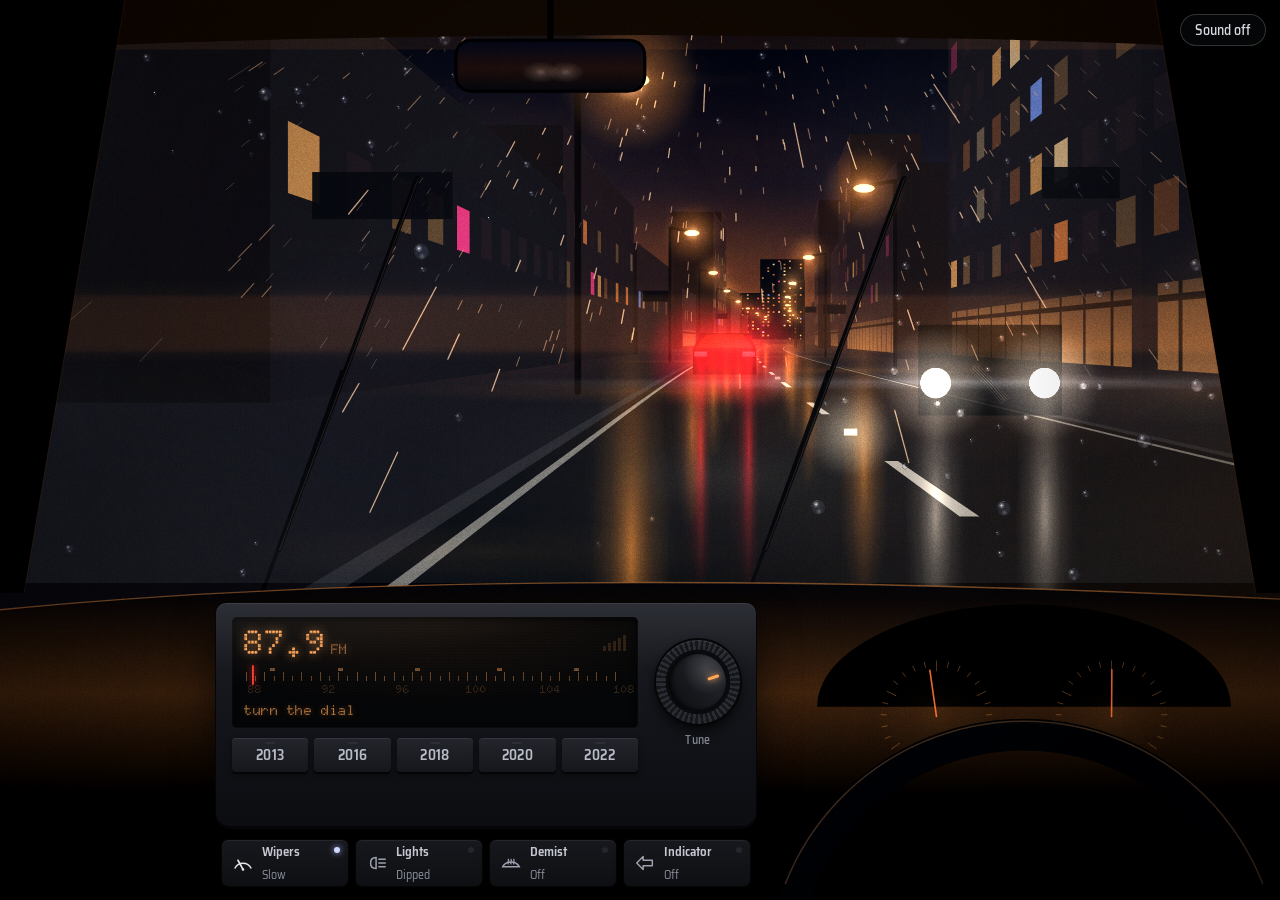
<file: drive.html>
<!doctype html>
<html lang="en">
<head>
<meta charset="utf-8">
<meta name="viewport" content="width=device-width, initial-scale=1, viewport-fit=cover">
<title>The long way home</title>
<meta name="description" content="A night drive in the rain with a car radio that re-grades the city. Fan-made, for fun.">
<link rel="icon" href="favicon-32.png" sizes="32x32" type="image/png">
<link rel="icon" href="favicon-192.png" sizes="192x192" type="image/png">
<link rel="apple-touch-icon" href="apple-touch-icon.png">
<link rel="stylesheet" href="css/season-drive.css">
<style>
  html, body { margin: 0; height: 100%; background: #04060c; }
  #drive { width: 100%; height: 100svh; min-height: 560px; }
  #sound {
    position: fixed; top: 14px; right: 14px; z-index: 10;
    font: 500 14px/1 'Saira Semi Condensed', 'Arial Narrow', sans-serif;
    color: #d9dbe2; background: rgba(8, 9, 12, 0.7); border: 1px solid rgba(255, 255, 255, 0.18);
    border-radius: 16px; padding: 8px 14px; cursor: pointer;
  }
  #sound:focus-visible { outline: 2px solid #ffa658; outline-offset: 3px; }
</style>
</head>
<body>
<div id="drive"></div>
<button id="sound" type="button" aria-pressed="false">Sound off</button>

<script src="js/data.js"></script>
<script src="js/audio.js"></script>
<script src="js/season/previews.js"></script>
<script src="js/season/drive.js"></script>
<script>
  (function () {
    var reduced = window.matchMedia('(prefers-reduced-motion: reduce)');
    var audio = window.Sound.scope();
    var opts = {
      albums: window.DISCOGRAPHY,
      audio: audio,
      reducedMotion: function () { return reduced.matches; },
      openRoom: function (id) { location.href = 'rooms.html#/' + id; },
      listenUrl: function (track) { return 'https://open.spotify.com/search/' + encodeURIComponent(track.title + ' The 1975'); }
    };
    window.__driveOpts = opts;
    window.__drive = window.NightDrive.mount(document.getElementById('drive'), opts);

    var btn = document.getElementById('sound');
    function paint(on) { btn.textContent = on ? 'Sound on' : 'Sound off'; btn.setAttribute('aria-pressed', on ? 'true' : 'false'); }
    btn.addEventListener('click', function () { window.Sound.toggle(); });
    window.Sound.onChange(paint);
  })();
</script>
</body>
</html>
</file>
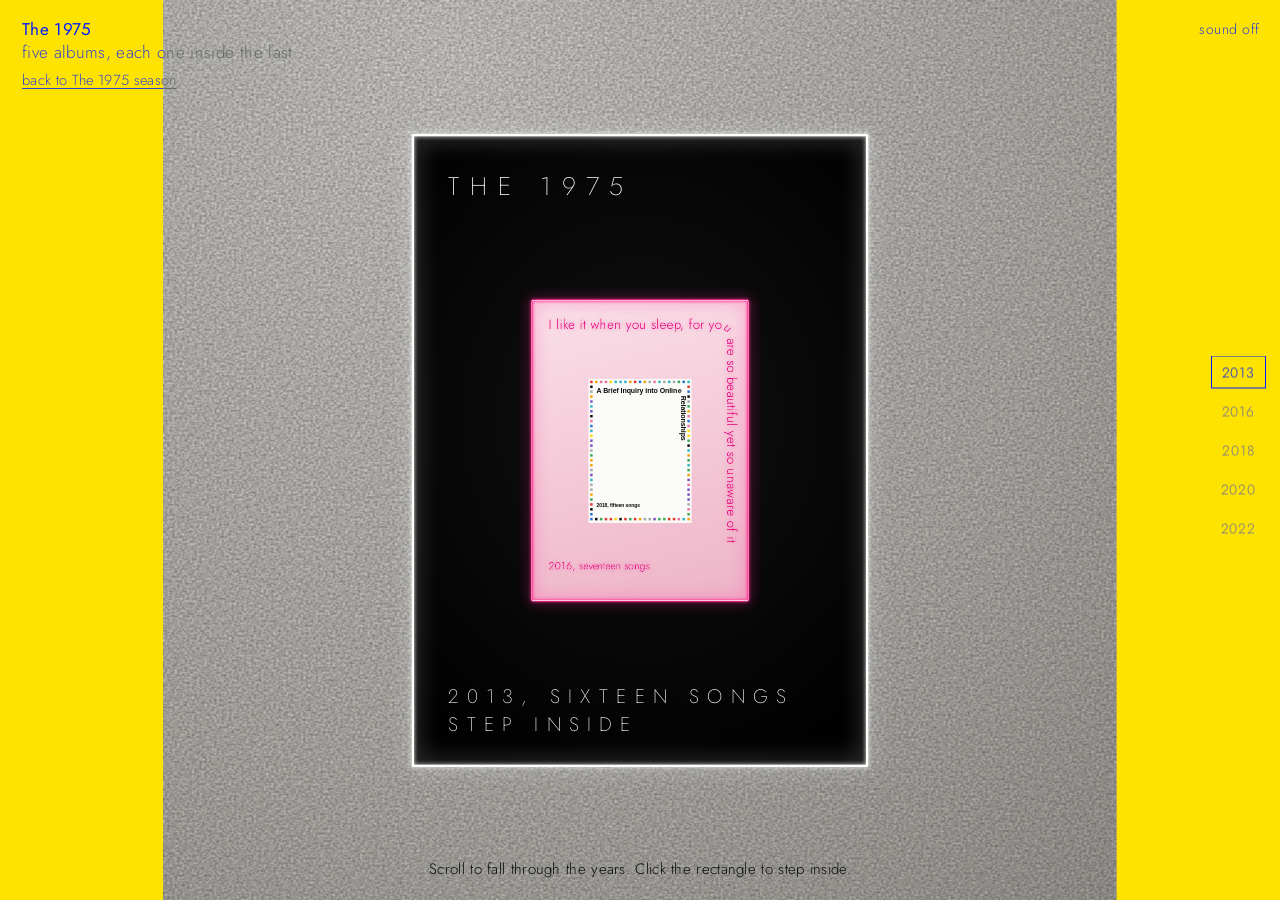
<file: rooms.html>
<!doctype html>
<html lang="en">
<head>
<meta charset="utf-8">
<meta name="viewport" content="width=device-width, initial-scale=1, viewport-fit=cover">
<title>The 1975, in five rectangles</title>
<meta name="description" content="A fan-made toy: five albums by The 1975, each one a room inside the last.">
<link rel="icon" href="favicon-32.png" sizes="32x32" type="image/png">
<link rel="icon" href="favicon-192.png" sizes="192x192" type="image/png">
<link rel="apple-touch-icon" href="apple-touch-icon.png">
<link rel="preconnect" href="https://fonts.googleapis.com">
<link rel="preconnect" href="https://fonts.gstatic.com" crossorigin>
<link href="https://fonts.googleapis.com/css2?family=Jost:wght@200;300;400&family=Courier+Prime:wght@400;700&family=Cormorant+Garamond:ital,wght@1,400;1,500&display=swap" rel="stylesheet">
<link rel="stylesheet" href="css/shell.css">
</head>
<body data-snippet-pos="top">

<main id="hub">
  <h1 id="hub-title">The 1975 <span>five albums, each one inside the last</span> <a href="index.html" target="_top">back to The 1975 season</a></h1>
  <div id="tunnel"></div>
  <nav id="years" aria-label="Albums by year"></nav>
  <p id="hub-hint"></p>
</main>

<div id="stage"></div>

<div id="chrome">
  <button id="leave" type="button" hidden>
    <svg viewBox="0 0 30 20" width="30" height="20" aria-hidden="true">
      <rect x="1" y="1" width="28" height="18" fill="none" stroke="currentColor" stroke-width="1.5"/>
      <rect x="10" y="6.5" width="10" height="7" fill="none" stroke="currentColor" stroke-width="1.5"/>
    </svg>
    <span>back out</span>
  </button>
  <button id="sound" type="button" aria-pressed="false">sound off</button>
</div>

<script src="js/data.js"></script>
<script src="js/audio.js"></script>
<script src="js/season/previews.js"></script>
<script src="js/season/player.js"></script>
<script src="js/shell.js"></script>
</body>
</html>
</file>
<file: css/season-drive.css>
@import url('https://fonts.googleapis.com/css2?family=Doto:wght@500;800&family=Saira+Semi+Condensed:wght@400;500;600&display=swap');

/* The long way home: a night drive and a car radio. Every selector is .nd- prefixed. */

.nd-root {
  --nd-ink: rgb(255, 166, 88);
  --nd-face: #121318;
  --nd-face-hi: #1d1f26;
  --nd-glass: #050608;
  --nd-label: #8b8f9c;
  --nd-dot: 'Doto', 'VT323', ui-monospace, 'SFMono-Regular', Menlo, monospace;
  --nd-sans: 'Saira Semi Condensed', 'Arial Narrow', 'Helvetica Neue', Arial, sans-serif;
  position: relative;
  width: 100%;
  height: 100%;
  min-height: 560px;
  overflow: hidden;
  background: #04060c;
  color: #d9dbe2;
  font-family: var(--nd-sans);
  touch-action: pan-y;
  isolation: isolate;
  -webkit-tap-highlight-color: transparent;
  -webkit-user-select: none;
  user-select: none;
}

.nd-canvas {
  position: absolute;
  inset: 0;
  width: 100%;
  height: 100%;
  display: block;
}

/* ---------- console: radio head unit plus a row of switches ---------- */

.nd-console {
  position: absolute;
  top: 66%;
  left: 38%;
  width: 540px;
  transform: translateX(-50%);
  display: flex;
  flex-direction: column;
  gap: 12px;
  z-index: 2;
}

.nd-unit {
  position: relative;
  display: grid;
  grid-template-columns: 1fr auto;
  grid-template-areas:
    'display knob'
    'presets knob'
    'actions actions';
  column-gap: 18px;
  row-gap: 10px;
  padding: 14px 16px 12px;
  border-radius: 10px 10px 14px 14px;
  background:
    linear-gradient(180deg, rgba(255, 255, 255, 0.07), rgba(255, 255, 255, 0) 30%),
    linear-gradient(180deg, var(--nd-face-hi), var(--nd-face) 60%, #0c0d11);
  box-shadow:
    inset 0 1px 0 rgba(255, 255, 255, 0.08),
    inset 0 -2px 0 rgba(0, 0, 0, 0.6),
    0 0 0 1px #050506,
    0 18px 40px rgba(0, 0, 0, 0.7);
}

/* the dot-matrix display */
.nd-display {
  grid-area: display;
  position: relative;
  min-width: 0;
  padding: 9px 12px 8px;
  border-radius: 5px;
  background:
    radial-gradient(120% 140% at 50% 0%, color-mix(in srgb, var(--nd-ink) 9%, transparent), transparent 60%),
    var(--nd-glass);
  box-shadow:
    inset 0 2px 6px rgba(0, 0, 0, 0.9),
    inset 0 0 0 1px rgba(255, 255, 255, 0.04);
  color: var(--nd-ink);
  overflow: hidden;
}
.nd-display::after {
  /* the glass over the segments: faint dot grid and a sheen */
  content: '';
  position: absolute;
  inset: 0;
  pointer-events: none;
  background:
    linear-gradient(170deg, rgba(255, 255, 255, 0.06), rgba(255, 255, 255, 0) 40%),
    radial-gradient(circle at 1px 1px, rgba(0, 0, 0, 0.35) 0.6px, transparent 0.8px) 0 0 / 3px 3px;
}

.nd-row1 {
  display: flex;
  align-items: baseline;
  gap: 12px;
  white-space: nowrap;
}
.nd-freq {
  font-family: var(--nd-dot);
  font-weight: 800;
  font-size: 34px;
  line-height: 1;
  letter-spacing: 0.02em;
  text-shadow: 0 0 10px color-mix(in srgb, var(--nd-ink) 70%, transparent);
  font-variant-numeric: tabular-nums;
}
.nd-freq-num { display: inline-block; min-width: 4.1ch; text-align: right; }
.nd-freq-unit {
  font-size: 14px;
  margin-left: 4px;
  opacity: 0.7;
}
.nd-ps {
  flex: 1;
  min-width: 0;
  overflow: hidden;
  text-overflow: clip;
  font-family: var(--nd-dot);
  font-weight: 800;
  font-size: 19px;
  letter-spacing: 0.06em;
  text-shadow: 0 0 8px color-mix(in srgb, var(--nd-ink) 60%, transparent);
}
.nd-meter {
  display: inline-flex;
  align-items: flex-end;
  gap: 2px;
  height: 16px;
  align-self: center;
}
.nd-bar {
  display: block;
  width: 3px;
  background: currentColor;
  opacity: 0.16;
  transition: opacity 0.2s;
}
.nd-bar.nd-on { opacity: 0.95; box-shadow: 0 0 4px currentColor; }

/* tuning scale with a needle; drag across it */
.nd-scale {
  position: relative;
  height: 30px;
  margin: 8px 2px 4px;
  cursor: ew-resize;
  touch-action: pan-y;
}
.nd-scale-ticks {
  position: absolute;
  left: 0;
  right: 0;
  top: 4px;
  height: 9px;
  background:
    repeating-linear-gradient(90deg, currentColor 0 1px, transparent 1px calc(100% / 41)) 0 100% / 100% 5px no-repeat,
    repeating-linear-gradient(90deg, currentColor 0 1px, transparent 1px calc(100% / 20.5)) 0 0 / 100% 9px no-repeat;
  opacity: 0.4;
}
.nd-scale-num {
  position: absolute;
  top: 16px;
  transform: translateX(-50%);
  font-family: var(--nd-dot);
  font-weight: 500;
  font-size: 11px;
  line-height: 1;
  opacity: 0.55;
}
.nd-scale-mark {
  position: absolute;
  top: 0;
  width: 5px;
  height: 3px;
  margin-left: -2px;
  background: currentColor;
  opacity: 0.45;
  transition: opacity 0.3s, box-shadow 0.3s;
}
.nd-scale-mark.nd-on { opacity: 1; box-shadow: 0 0 6px currentColor; }
.nd-needle {
  position: absolute;
  top: -3px;
  width: 2px;
  height: 20px;
  margin-left: -1px;
  background: #ff3b30;
  box-shadow: 0 0 6px rgba(255, 59, 48, 0.9);
  border-radius: 1px;
}

/* the scrolling RDS readout */
.nd-rt {
  position: relative;
  height: 18px;
  overflow: hidden;
  white-space: nowrap;
  font-family: var(--nd-dot);
  font-weight: 800;
  font-size: 14px;
  line-height: 18px;
  letter-spacing: 0.04em;
  text-shadow: 0 0 6px color-mix(in srgb, var(--nd-ink) 55%, transparent);
  opacity: 0.85;
}
.nd-rt.nd-scroll {
  -webkit-mask-image: linear-gradient(90deg, transparent, #000 6%, #000 94%, transparent);
  mask-image: linear-gradient(90deg, transparent, #000 6%, #000 94%, transparent);
}
.nd-rt-track { display: inline-block; white-space: pre; will-change: transform; }

/* the tuning knob */
.nd-knobwrap {
  grid-area: knob;
  display: flex;
  flex-direction: column;
  align-items: center;
  justify-content: center;
  gap: 6px;
}
.nd-knob {
  position: relative;
  width: 84px;
  height: 84px;
  border-radius: 50%;
  cursor: ew-resize;
  touch-action: pan-y;
  background:
    radial-gradient(circle at 50% 50%, #0a0b0e 0 54%, transparent 55%),
    repeating-conic-gradient(from 0deg, #2a2c33 0 4deg, #15161a 4deg 8deg);
  box-shadow:
    0 0 0 2px #060607,
    0 6px 14px rgba(0, 0, 0, 0.8),
    inset 0 1px 0 rgba(255, 255, 255, 0.12);
  outline: none;
}
.nd-knob-cap {
  position: absolute;
  inset: 14px;
  border-radius: 50%;
  background:
    radial-gradient(circle at 35% 28%, rgba(255, 255, 255, 0.16), transparent 45%),
    linear-gradient(160deg, #26282f, #0e0f12);
  box-shadow: inset 0 -2px 4px rgba(0, 0, 0, 0.6), 0 1px 2px rgba(0, 0, 0, 0.8);
}
.nd-knob-cap::after {
  content: '';
  position: absolute;
  left: 50%;
  top: 6px;
  width: 3px;
  height: 12px;
  margin-left: -1.5px;
  border-radius: 2px;
  background: var(--nd-ink);
  box-shadow: 0 0 6px var(--nd-ink);
}
.nd-knob:focus-visible {
  box-shadow:
    0 0 0 2px #060607,
    0 0 0 4px var(--nd-ink),
    0 6px 14px rgba(0, 0, 0, 0.8);
}
.nd-knob-label {
  font-size: 12px;
  font-weight: 500;
  letter-spacing: 0.04em;
  color: var(--nd-label);
}

/* presets */
.nd-presets {
  grid-area: presets;
  display: grid;
  grid-template-columns: repeat(5, 1fr);
  gap: 6px;
}
.nd-preset,
.nd-pull,
.nd-switch {
  font: inherit;
  color: inherit;
  margin: 0;
  -webkit-appearance: none;
  appearance: none;
  cursor: pointer;
}
.nd-preset {
  position: relative;
  height: 34px;
  border: 0;
  border-radius: 4px;
  background: linear-gradient(180deg, #23252c, #16171c);
  box-shadow: inset 0 1px 0 rgba(255, 255, 255, 0.08), 0 2px 0 #050506, 0 3px 6px rgba(0, 0, 0, 0.5);
  color: #b9bcc6;
  font-family: var(--nd-sans);
  font-weight: 600;
  font-size: 14px;
  letter-spacing: 0.03em;
  transition: transform 0.08s, color 0.3s;
}
.nd-preset::after {
  /* a tiny lamp above the number lights for the tuned station */
  content: '';
  position: absolute;
  top: 4px;
  left: 50%;
  width: 10px;
  height: 2px;
  margin-left: -5px;
  border-radius: 1px;
  background: #2c2e35;
  transition: background 0.3s, box-shadow 0.3s;
}
.nd-preset[aria-pressed='true'] { color: var(--nd-ink); }
.nd-preset[aria-pressed='true']::after { background: var(--nd-ink); box-shadow: 0 0 6px var(--nd-ink); }
.nd-preset:active { transform: translateY(1px); box-shadow: inset 0 1px 0 rgba(255, 255, 255, 0.05), 0 1px 0 #050506; }

.nd-actions {
  grid-area: actions;
  display: flex;
  align-items: center;
  gap: 14px;
  min-height: 34px;
}
.nd-pull {
  height: 34px;
  padding: 0 16px;
  border: 1px solid color-mix(in srgb, var(--nd-ink) 55%, transparent);
  border-radius: 17px;
  background: color-mix(in srgb, var(--nd-ink) 14%, #0b0c0f);
  color: var(--nd-ink);
  font-weight: 600;
  font-size: 15px;
  letter-spacing: 0.02em;
  box-shadow: 0 0 16px color-mix(in srgb, var(--nd-ink) 30%, transparent);
  opacity: 0;
  visibility: hidden;
  transform: translateY(4px);
  transition: opacity 0.5s, transform 0.5s, visibility 0s linear 0.5s, background 0.2s;
}
.nd-locked .nd-pull {
  opacity: 1;
  visibility: visible;
  transform: none;
  transition: opacity 0.6s 0.25s, transform 0.6s 0.25s, visibility 0s, background 0.2s;
}
.nd-pull:hover { background: color-mix(in srgb, var(--nd-ink) 24%, #0b0c0f); }
.nd-listen {
  font-size: 13px;
  color: var(--nd-label);
  text-decoration: underline;
  text-decoration-color: rgba(139, 143, 156, 0.4);
  text-underline-offset: 3px;
  visibility: hidden;
  opacity: 0;
  transition: opacity 0.5s;
}
.nd-locked .nd-listen[href] { visibility: visible; opacity: 1; }
.nd-listen:hover { color: #d9dbe2; }

/* ---------- switches ---------- */
.nd-switches {
  display: grid;
  grid-template-columns: repeat(4, 1fr);
  gap: 8px;
  padding: 0 6px;
}
.nd-switch {
  position: relative;
  display: grid;
  grid-template-columns: 22px 1fr;
  grid-template-rows: auto auto;
  column-gap: 8px;
  align-items: center;
  height: 46px;
  padding: 0 10px 0 10px;
  border: 0;
  border-radius: 6px;
  text-align: left;
  background: linear-gradient(180deg, #17181d, #0e0f12);
  box-shadow: inset 0 1px 0 rgba(255, 255, 255, 0.06), 0 0 0 1px #050506, 0 4px 10px rgba(0, 0, 0, 0.5);
  color: #9da1ad;
  transition: color 0.3s, transform 0.08s;
}
.nd-switch svg {
  grid-row: 1 / span 2;
  width: 22px;
  height: 22px;
}
.nd-switch-label {
  font-size: 13px;
  font-weight: 600;
  line-height: 1.1;
  color: #c5c8d1;
}
.nd-switch-state {
  font-size: 12px;
  line-height: 1.1;
  color: var(--nd-label);
}
.nd-led {
  position: absolute;
  top: 7px;
  right: 8px;
  width: 6px;
  height: 6px;
  border-radius: 50%;
  background: #24262c;
  transition: background 0.2s, box-shadow 0.2s;
}
.nd-switch:active { transform: translateY(1px); }
.nd-switch[data-k='wipers'][data-level='1'] .nd-led { background: #cfd8ff; box-shadow: 0 0 6px #9fb3ff; }
.nd-switch[data-k='wipers'][data-level='2'] .nd-led { background: #ffffff; box-shadow: 0 0 6px #ffffff, 0 0 12px #9fb3ff; }
.nd-switch[data-k='lights'][aria-pressed='true'] .nd-led { background: #4a8cff; box-shadow: 0 0 8px #4a8cff; }
.nd-switch[data-k='demist'][aria-pressed='true'] .nd-led { background: #ff9a3c; box-shadow: 0 0 8px #ff9a3c; }
.nd-switch[data-k='indicator'].nd-blink .nd-led { background: #3dff7a; box-shadow: 0 0 8px #3dff7a; }
.nd-switch[data-k='indicator'].nd-blink svg { color: #3dff7a; }
.nd-switch[aria-pressed='true'],
.nd-switch[data-level='1'],
.nd-switch[data-level='2'] { color: #e3e5ec; }

/* focus rings on every real control */
.nd-preset:focus-visible,
.nd-pull:focus-visible,
.nd-switch:focus-visible,
.nd-listen:focus-visible {
  outline: 2px solid var(--nd-ink);
  outline-offset: 3px;
}

.nd-live {
  position: absolute;
  width: 1px;
  height: 1px;
  overflow: hidden;
  clip: rect(0 0 0 0);
  clip-path: inset(50%);
  white-space: nowrap;
}

/* ---------- wide but short: switches sit beside the radio ---------- */
.nd-compact .nd-console {
  width: 800px;
  flex-direction: row;
  align-items: flex-start;
}
.nd-compact .nd-unit { flex: 0 0 540px; }
.nd-compact .nd-switches {
  flex: 1;
  grid-template-columns: repeat(2, 1fr);
  padding: 0;
}

/* ---------- narrow screens: the console spans the dash ---------- */
.nd-narrow .nd-console {
  width: calc(100% - 24px);
  max-width: 460px;
  gap: 10px;
}
.nd-narrow .nd-unit {
  column-gap: 12px;
  padding: 12px 12px 10px;
}
.nd-narrow .nd-freq { font-size: 28px; }
.nd-narrow .nd-ps { font-size: 13px; letter-spacing: 0.02em; }
.nd-narrow .nd-meter { height: 13px; }
.nd-narrow .nd-row1 { gap: 8px; }
.nd-narrow .nd-display { padding: 8px 10px 7px; }
.nd-narrow .nd-knob { width: 68px; height: 68px; }
.nd-narrow .nd-knob-cap { inset: 11px; }
.nd-narrow .nd-presets { gap: 5px; }
.nd-narrow .nd-preset { font-size: 13px; height: 36px; }
.nd-narrow .nd-switches { gap: 6px; padding: 0; }
.nd-narrow .nd-switch {
  grid-template-columns: 1fr;
  justify-items: center;
  text-align: center;
  height: 58px;
  padding: 6px 4px;
  row-gap: 2px;
}
.nd-narrow .nd-switch svg { grid-row: auto; width: 20px; height: 20px; }
.nd-narrow .nd-switch-label { font-size: 12px; }
.nd-narrow .nd-switch-state { font-size: 11px; }

@media (prefers-reduced-motion: reduce) {
  .nd-pull,
  .nd-locked .nd-pull,
  .nd-listen,
  .nd-bar,
  .nd-preset,
  .nd-preset::after,
  .nd-scale-mark { transition: none; }
}
</file>
<file: css/shell.css>
/* Shell: the nested rectangles, the stage rooms mount into, and two small controls.
   Rooms live in eras/<id>/ and scope every rule under .era-<id>. */

*, *::before, *::after { box-sizing: border-box; }

:root {
  --hub-ink: #ffffff;
  --hub-ink-mid: #ffffff;
  --chrome-ink: #ffffff;
  --shell-font: 'Jost', 'Avenir Next', 'Century Gothic', 'Helvetica Neue', sans-serif;
}

html, body { height: 100%; }

body {
  margin: 0;
  overflow: hidden;
  background: #000;
  font-family: var(--shell-font);
  -webkit-font-smoothing: antialiased;
  overscroll-behavior: none;
}

/* ---------- hub ---------- */

#hub {
  position: fixed;
  inset: 0;
  z-index: 1;
  overflow: hidden;
  color: var(--hub-ink);
  touch-action: none;
  user-select: none;
  -webkit-user-select: none;
  transform-origin: 50% 50%;
  transition: color 320ms linear;
}

#tunnel { position: absolute; inset: 0; }

#hub-title {
  position: absolute;
  z-index: 500;
  left: 22px;
  top: 18px;
  margin: 0;
  font-size: 17px;
  font-weight: 400;
  letter-spacing: 0.02em;
  line-height: 1.35;
  pointer-events: none;
}
#hub-title span {
  display: block;
  font-weight: 300;
  opacity: 0.8;
}

#hub-hint {
  position: absolute;
  z-index: 500;
  left: 0;
  right: 0;
  bottom: 20px;
  margin: 0;
  padding: 0 22px;
  text-align: center;
  font-size: 15px;
  font-weight: 300;
  letter-spacing: 0.02em;
  pointer-events: none;
  color: var(--hub-ink-mid);
  transition: color 320ms linear;
}

#years {
  position: absolute;
  z-index: 500;
  right: 14px;
  top: 50%;
  transform: translateY(-50%);
  display: flex;
  flex-direction: column;
  gap: 6px;
}
#years button {
  appearance: none;
  background: none;
  border: 1px solid transparent;
  color: inherit;
  font: 300 14px/1 var(--shell-font);
  letter-spacing: 0.06em;
  padding: 9px 9px 8px;
  cursor: pointer;
  opacity: 0.6;
  transition: opacity 200ms, border-color 200ms;
}
#years button:hover { opacity: 1; }
#years button[aria-current='true'] { opacity: 1; border-color: currentColor; }
#years button:focus-visible { outline: 2px solid currentColor; outline-offset: 2px; }

/* ---------- a portal: one album's rectangle ---------- */

.portal {
  position: absolute;
  left: 50%;
  top: 50%;
  padding: 0;
  border: 0;
  background: none;
  color: inherit;
  font: inherit;
  cursor: pointer;
  transform-origin: 50% 50%;
  will-change: transform;
  -webkit-tap-highlight-color: transparent;
}
.portal:focus { outline: none; }
.portal:focus-visible .portal__fill { outline: 3px dashed var(--hub-ink); outline-offset: 10px; }

.portal__fill { position: absolute; inset: 0; }

.portal__art {
  position: absolute;
  inset: 0;
  width: 100%;
  height: 100%;
  overflow: visible;
  pointer-events: none;
}
.portal__art text { user-select: none; }

.portal__cue { opacity: 0; transition: opacity 400ms; }
.portal.is-current .portal__cue { opacity: 1; }

/* 2013: white neon on black */
.portal--st .portal__fill { background: radial-gradient(110% 90% at 50% 45%, #111 0%, #000 70%); }
.portal--st .tube {
  fill: none;
  stroke: #fff;
  stroke-width: 5;
  filter: drop-shadow(0 0 5px #fff) drop-shadow(0 0 24px rgba(255, 255, 255, 0.7));
  animation: st-flicker 9s infinite steps(1);
}
.portal--st text {
  fill: #fff;
  font-family: var(--shell-font);
  font-weight: 200;
  letter-spacing: 0.42em;
}
@keyframes st-flicker {
  0%, 100% { opacity: 1; }
  41% { opacity: 0.55; }
  41.6% { opacity: 1; }
  42.4% { opacity: 0.3; }
  43% { opacity: 1; }
  78% { opacity: 0.8; }
  78.5% { opacity: 1; }
}

/* 2016: pink neon on pale pink */
.portal--iliwys .portal__fill { background: linear-gradient(165deg, #fbe1ea 0%, #f6cedb 45%, #efb5c9 100%); }
.portal--iliwys .tube {
  fill: none;
  stroke: #ff2e93;
  stroke-width: 9;
  filter: drop-shadow(0 0 8px #ff2e93) drop-shadow(0 0 34px rgba(255, 46, 147, 0.75));
}
.portal--iliwys .core { fill: none; stroke: #fff0f6; stroke-width: 2.5; }
.portal--iliwys text {
  fill: #e4007c;
  font-family: var(--shell-font);
  font-weight: 300;
  letter-spacing: 0.02em;
  filter: drop-shadow(0 0 10px rgba(255, 46, 147, 0.55));
}

/* 2018: white field, a border of coloured squares */
.portal--abiior .portal__fill { background: #fbfbf9; }
.portal--abiior text {
  fill: #0a0a0a;
  font-family: 'Helvetica Neue', Helvetica, Arial, sans-serif;
  font-weight: 700;
  letter-spacing: -0.012em;
}

/* 2020: yellow, typewritten */
.portal--noacf .portal__fill { background: #ffe300; }
.portal--noacf .rule { fill: none; stroke: #0a0a0a; }
.portal--noacf text {
  fill: #0a0a0a;
  font-family: 'Courier Prime', 'Courier New', Courier, monospace;
  font-weight: 700;
}

/* 2022: a silver print with a white border */
.portal--bfiafl .portal__fill {
  background:
    url("data:image/svg+xml;utf8,<svg xmlns='http://www.w3.org/2000/svg' width='260' height='260'><filter id='n'><feTurbulence type='fractalNoise' baseFrequency='.85' numOctaves='2' stitchTiles='stitch'/><feColorMatrix values='0 0 0 0 0 0 0 0 0 0 0 0 0 0 0 0 0 0 .5 0'/></filter><rect width='100%25' height='100%25' filter='url(%23n)'/></svg>"),
    radial-gradient(120% 100% at 30% 20%, #eeece8 0%, #cfcdc8 55%, #a9a7a2 100%);
}
.portal--bfiafl .mat { fill: none; stroke: #fdfdfb; }
.portal--bfiafl .hair { fill: none; stroke: #111; stroke-width: 1.5; }
.portal--bfiafl text {
  fill: #111;
  font-family: 'Cormorant Garamond', 'Iowan Old Style', Georgia, serif;
  font-style: italic;
  font-weight: 500;
}

/* ---------- stage: where a room mounts ---------- */

#stage { position: fixed; inset: 0; z-index: 10; pointer-events: none; }

.era-root {
  position: fixed;
  inset: 0;
  overflow: hidden;
  isolation: isolate;
  pointer-events: auto;
}

.era-missing {
  position: absolute;
  inset: 0;
  display: grid;
  place-items: center;
  padding: 24px;
  text-align: center;
  font: 300 18px/1.5 var(--shell-font);
}

/* ---------- two controls that follow you into every room ---------- */

#chrome {
  position: fixed;
  inset: 0 0 auto 0;
  z-index: 20;
  height: 0;
  color: var(--chrome-ink);
  pointer-events: none;
}
#chrome button {
  position: absolute;
  top: 14px;
  appearance: none;
  background: none;
  border: 0;
  color: inherit;
  font: 300 14px/1 var(--shell-font);
  letter-spacing: 0.04em;
  padding: 8px;
  cursor: pointer;
  pointer-events: auto;
  display: inline-flex;
  align-items: center;
  gap: 9px;
  opacity: 0.85;
  transition: opacity 160ms;
}
#chrome button[hidden] { display: none; }
#chrome button:hover { opacity: 1; }
#chrome button:focus-visible { outline: 2px solid currentColor; outline-offset: 2px; }
#leave { left: 12px; }
#sound { right: 12px; }
#leave svg rect:last-child { transition: transform 260ms cubic-bezier(.3, 0, .2, 1); transform-origin: 15px 10px; }
#leave:hover svg rect:last-child { transform: scale(0.55); }

/* In the hub the sound toggle sits above the year list and takes the hub's ink. */
body[data-mode='hub'] #chrome { color: var(--hub-ink); transition: color 320ms linear; }

@media (max-width: 600px) {
  #hub-title { font-size: 15px; left: 16px; top: 14px; }
  #hub-hint { font-size: 13.5px; bottom: 14px; }
  #years { right: 4px; }
  #years button { font-size: 12.5px; padding: 7px 6px 6px; }
}

@media (prefers-reduced-motion: reduce) {
  .portal--st .tube { animation: none; }
}

#hub-title a {
  display: inline-block;
  margin-top: 6px;
  color: inherit;
  font-weight: 300;
  font-size: 0.86em;
  text-underline-offset: 3px;
  opacity: 0.8;
  pointer-events: auto;
}
#hub-title a:hover { opacity: 1; }

/* Hub lettering lies across more than one album's colour now that the rectangles are tall,
   so it inverts whatever is behind it rather than taking a single ink. */
#hub-title, #hub-hint, #years { color: #fff; mix-blend-mode: difference; }
body[data-mode='hub'] #chrome { color: #fff; mix-blend-mode: difference; }

/* The hint always sits wholly inside one album's band, so it can take that album's ink
   (inverting fails on the mid-grey of the 2022 print). */
#hub-hint { mix-blend-mode: normal; color: var(--hub-ink-mid); }
</file>
